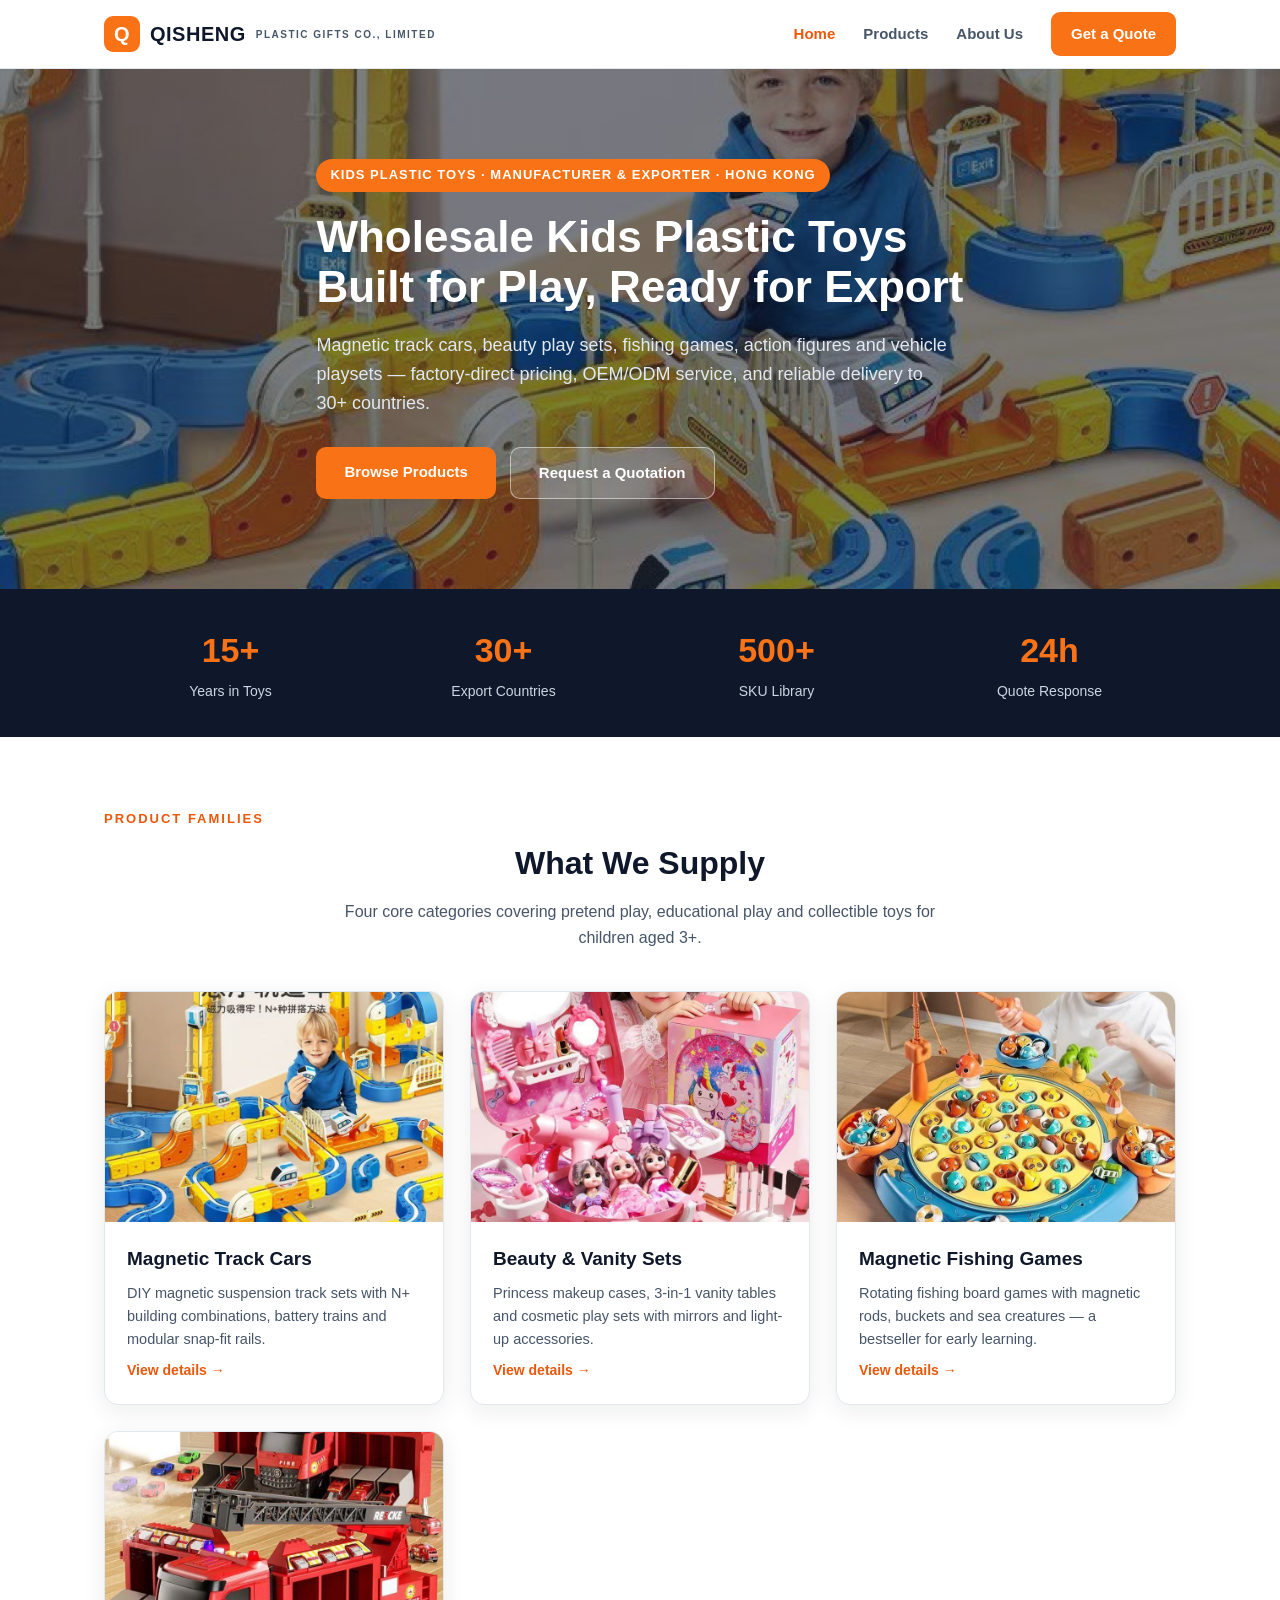
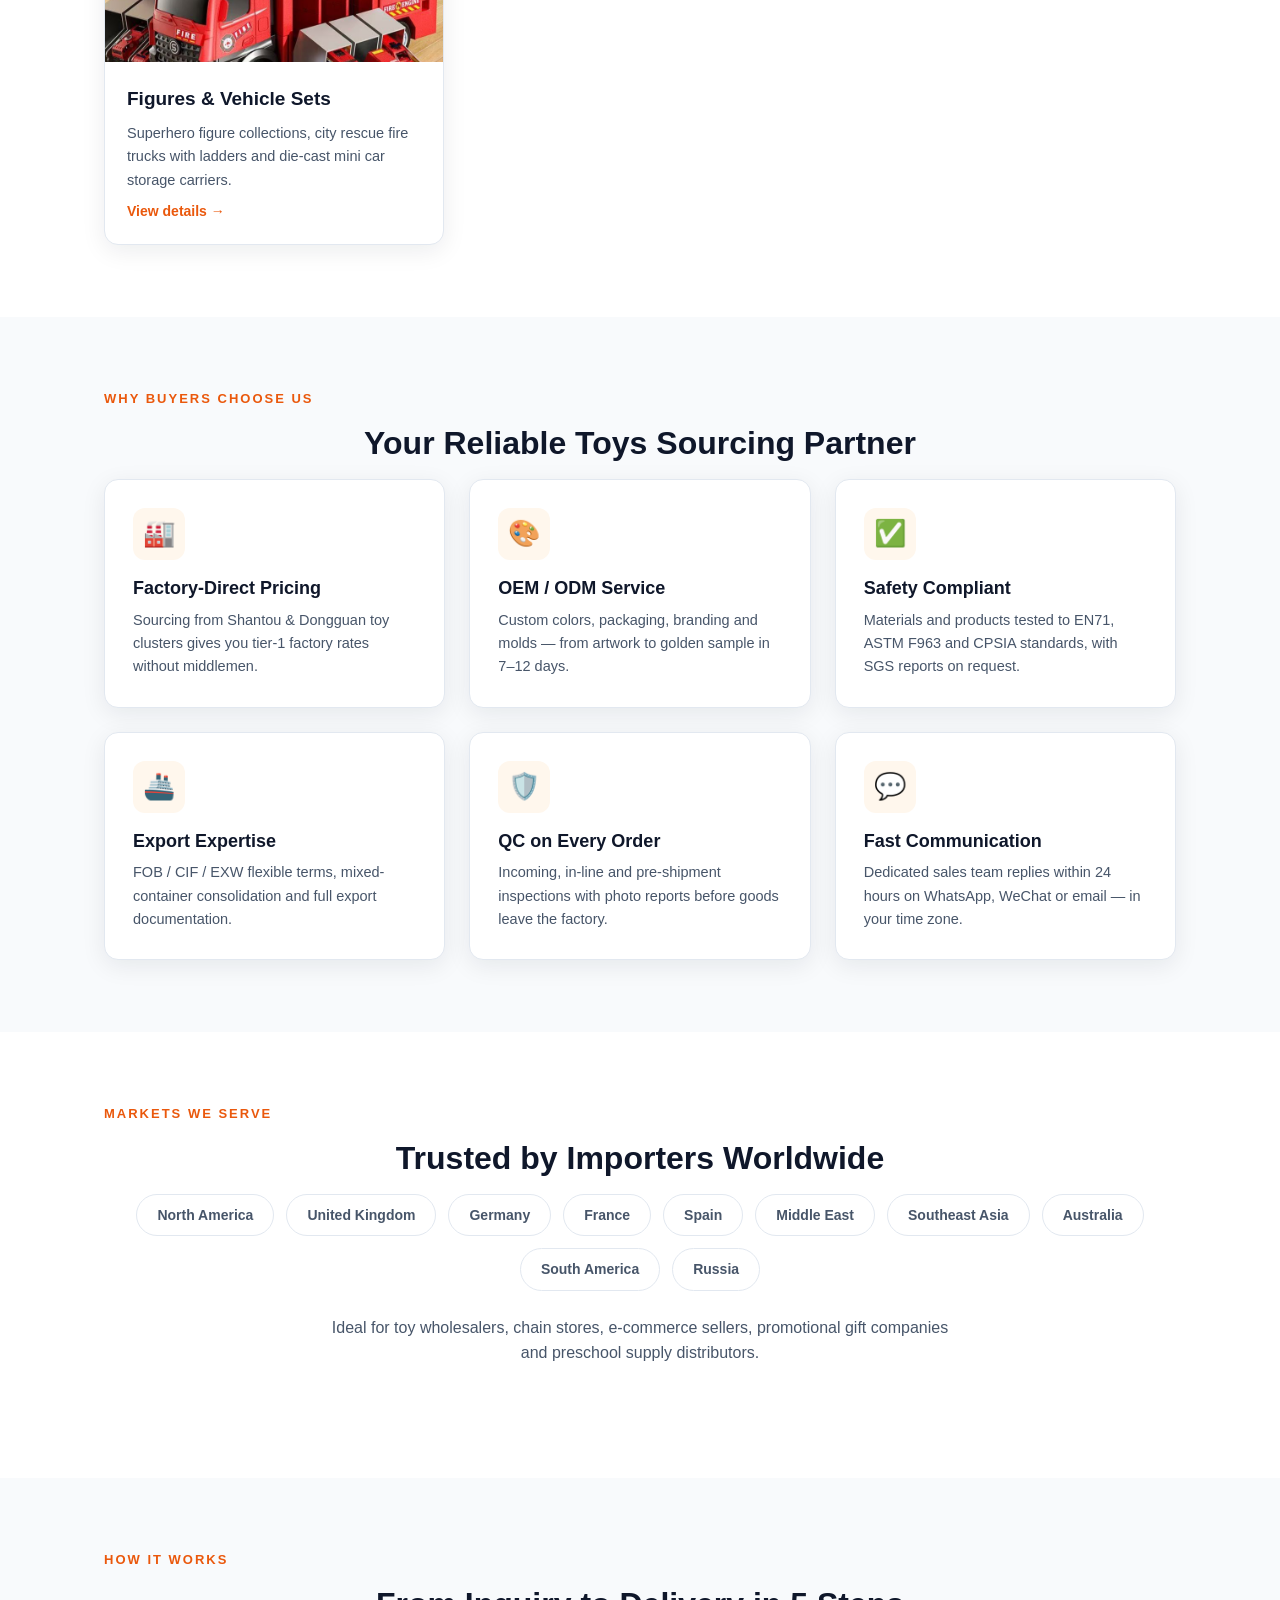
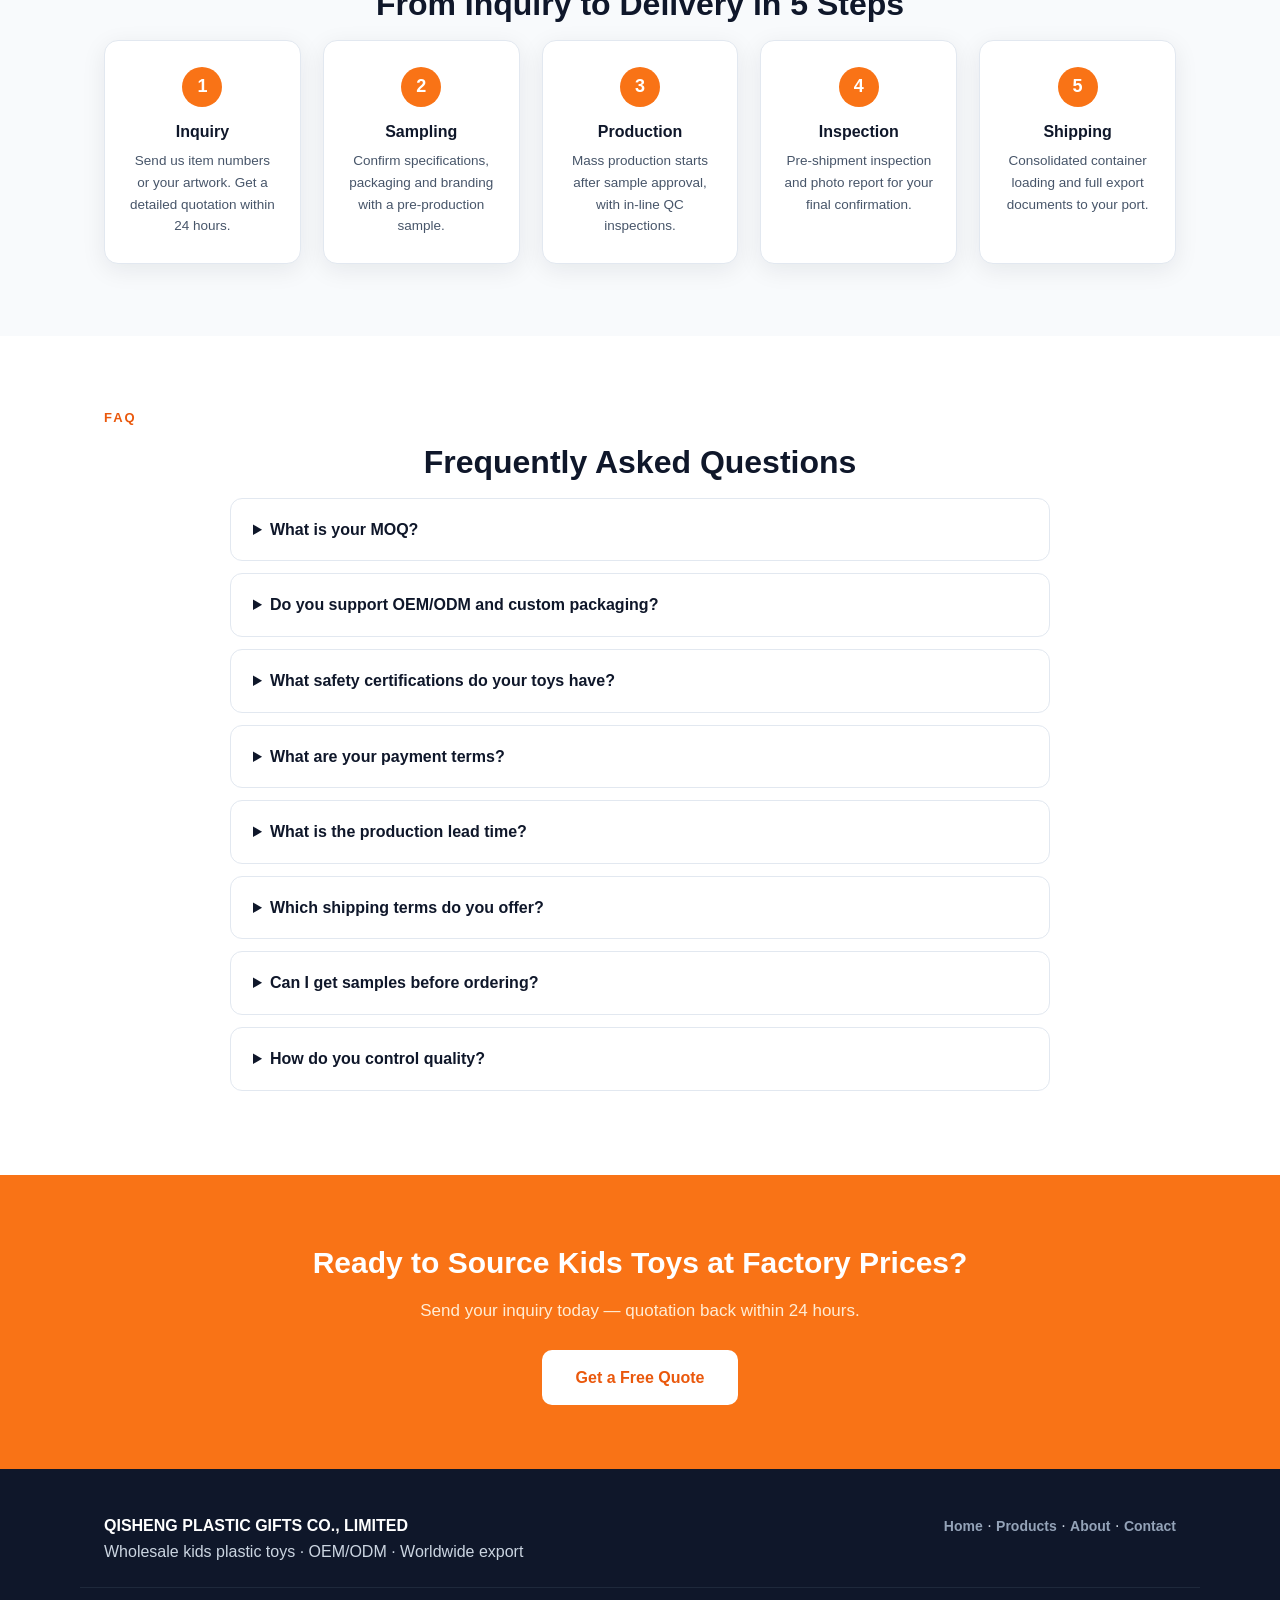
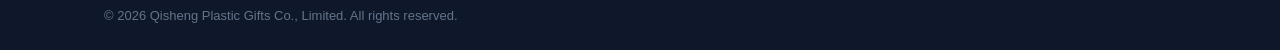
<file: index.html>
<!DOCTYPE html>
<html lang="en">
<head>
<meta charset="UTF-8">
<meta name="viewport" content="width=device-width, initial-scale=1.0">
<title>Kids Plastic Toys Manufacturer | B2B Wholesale &amp; OEM/ODM — Qisheng Plastic Gifts Co., Limited</title>
<meta name="description" content="Hong Kong based manufacturer &amp; exporter of kids plastic toys: magnetic track cars, beauty play sets, magnetic fishing games, action figures and fire truck playsets. OEM/ODM, factory-direct wholesale, worldwide shipping.">
<link rel="icon" href="data:image/svg+xml,%3Csvg xmlns='http://www.w3.org/2000/svg' viewBox='0 0 32 32'%3E%3Crect width='32' height='32' rx='6' fill='%23f97316'/%3E%3Ctext x='16' y='22' font-size='16' font-family='Arial' font-weight='bold' fill='white' text-anchor='middle'%3EQ%3C/text%3E%3C/svg%3E">
<link rel="stylesheet" href="css/style.css">
</head>
<body>

<header class="site-header">
  <div class="container nav-wrap">
    <a href="index.html" class="brand"><span class="brand-mark">Q</span> QISHENG <small>PLASTIC GIFTS CO., LIMITED</small></a>
    <nav class="nav">
      <a href="index.html" class="active">Home</a>
      <a href="products.html">Products</a>
      <a href="about.html">About Us</a>
      <a href="contact.html" class="nav-cta">Get a Quote</a>
    </nav>
  </div>
</header>

<section class="hero" style="background-image:linear-gradient(rgba(15,23,42,.55),rgba(15,23,42,.55)),url('images/magnetic-track.jpg');">
  <div class="container hero-inner">
    <p class="hero-kicker">Kids Plastic Toys · Manufacturer &amp; Exporter · Hong Kong</p>
    <h1>Wholesale Kids Plastic Toys<br>Built for Play, Ready for Export</h1>
    <p class="hero-sub">Magnetic track cars, beauty play sets, fishing games, action figures and vehicle playsets — factory-direct pricing, OEM/ODM service, and reliable delivery to 30+ countries.</p>
    <div class="hero-actions">
      <a href="products.html" class="btn btn-primary">Browse Products</a>
      <a href="contact.html" class="btn btn-ghost">Request a Quotation</a>
    </div>
  </div>
</section>

<section class="stats-bar">
  <div class="container stats-grid">
    <div><strong>15+</strong><span>Years in Toys</span></div>
    <div><strong>30+</strong><span>Export Countries</span></div>
    <div><strong>500+</strong><span>SKU Library</span></div>
    <div><strong>24h</strong><span>Quote Response</span></div>
  </div>
</section>

<section class="section">
  <div class="container">
    <p class="section-kicker">Product Families</p>
    <h2 class="section-title">What We Supply</h2>
    <p class="section-sub">Four core categories covering pretend play, educational play and collectible toys for children aged 3+.</p>
    <div class="card-grid">
      <a class="product-card" href="products.html#magnetic-track">
        <img src="images/magnetic-track.jpg" alt="DIY magnetic track car toy set" loading="lazy">
        <div class="product-card-body">
          <h3>Magnetic Track Cars</h3>
          <p>DIY magnetic suspension track sets with N+ building combinations, battery trains and modular snap-fit rails.</p>
          <span class="link-more">View details →</span>
        </div>
      </a>
      <a class="product-card" href="products.html#beauty-sets">
        <img src="images/vanity-case.jpg" alt="Kids princess vanity beauty play set" loading="lazy">
        <div class="product-card-body">
          <h3>Beauty &amp; Vanity Sets</h3>
          <p>Princess makeup cases, 3-in-1 vanity tables and cosmetic play sets with mirrors and light-up accessories.</p>
          <span class="link-more">View details →</span>
        </div>
      </a>
      <a class="product-card" href="products.html#fishing-game">
        <img src="images/fishing-game.jpg" alt="Magnetic fishing game toy" loading="lazy">
        <div class="product-card-body">
          <h3>Magnetic Fishing Games</h3>
          <p>Rotating fishing board games with magnetic rods, buckets and sea creatures — a bestseller for early learning.</p>
          <span class="link-more">View details →</span>
        </div>
      </a>
      <a class="product-card" href="products.html#figures-vehicles">
        <img src="images/fire-truck.jpg" alt="Hero figure set and fire truck playset" loading="lazy">
        <div class="product-card-body">
          <h3>Figures &amp; Vehicle Sets</h3>
          <p>Superhero figure collections, city rescue fire trucks with ladders and die-cast mini car storage carriers.</p>
          <span class="link-more">View details →</span>
        </div>
      </a>
    </div>
  </div>
</section>

<section class="section section-alt">
  <div class="container">
    <p class="section-kicker">Why Buyers Choose Us</p>
    <h2 class="section-title">Your Reliable Toys Sourcing Partner</h2>
    <div class="feature-grid">
      <div class="feature-card"><div class="feature-icon">🏭</div><h3>Factory-Direct Pricing</h3><p>Sourcing from Shantou &amp; Dongguan toy clusters gives you tier-1 factory rates without middlemen.</p></div>
      <div class="feature-card"><div class="feature-icon">🎨</div><h3>OEM / ODM Service</h3><p>Custom colors, packaging, branding and molds — from artwork to golden sample in 7–12 days.</p></div>
      <div class="feature-card"><div class="feature-icon">✅</div><h3>Safety Compliant</h3><p>Materials and products tested to EN71, ASTM F963 and CPSIA standards, with SGS reports on request.</p></div>
      <div class="feature-card"><div class="feature-icon">🚢</div><h3>Export Expertise</h3><p>FOB / CIF / EXW flexible terms, mixed-container consolidation and full export documentation.</p></div>
      <div class="feature-card"><div class="feature-icon">🛡️</div><h3>QC on Every Order</h3><p>Incoming, in-line and pre-shipment inspections with photo reports before goods leave the factory.</p></div>
      <div class="feature-card"><div class="feature-icon">💬</div><h3>Fast Communication</h3><p>Dedicated sales team replies within 24 hours on WhatsApp, WeChat or email — in your time zone.</p></div>
    </div>
  </div>
</section>

<section class="section">
  <div class="container">
    <p class="section-kicker">Markets We Serve</p>
    <h2 class="section-title">Trusted by Importers Worldwide</h2>
    <div class="chips">
      <span class="chip">North America</span><span class="chip">United Kingdom</span><span class="chip">Germany</span><span class="chip">France</span><span class="chip">Spain</span><span class="chip">Middle East</span><span class="chip">Southeast Asia</span><span class="chip">Australia</span><span class="chip">South America</span><span class="chip">Russia</span>
    </div>
    <p class="section-sub" style="margin-top:24px;">Ideal for toy wholesalers, chain stores, e-commerce sellers, promotional gift companies and preschool supply distributors.</p>
  </div>
</section>

<section class="section section-alt">
  <div class="container">
    <p class="section-kicker">How It Works</p>
    <h2 class="section-title">From Inquiry to Delivery in 5 Steps</h2>
    <div class="steps">
      <div class="step"><span class="step-num">1</span><h3>Inquiry</h3><p>Send us item numbers or your artwork. Get a detailed quotation within 24 hours.</p></div>
      <div class="step"><span class="step-num">2</span><h3>Sampling</h3><p>Confirm specifications, packaging and branding with a pre-production sample.</p></div>
      <div class="step"><span class="step-num">3</span><h3>Production</h3><p>Mass production starts after sample approval, with in-line QC inspections.</p></div>
      <div class="step"><span class="step-num">4</span><h3>Inspection</h3><p>Pre-shipment inspection and photo report for your final confirmation.</p></div>
      <div class="step"><span class="step-num">5</span><h3>Shipping</h3><p>Consolidated container loading and full export documents to your port.</p></div>
    </div>
  </div>
</section>

<section class="section">
  <div class="container">
    <p class="section-kicker">FAQ</p>
    <h2 class="section-title">Frequently Asked Questions</h2>
    <div class="faq">
      <details><summary>What is your MOQ?</summary><p>Standard MOQ is 3–10 cartons per item depending on the product line. Trial orders and mixed-container loading are welcome — contact us for a flexible MOQ arrangement.</p></details>
      <details><summary>Do you support OEM/ODM and custom packaging?</summary><p>Yes. We offer custom colors, logos, color boxes and full ODM development including new molds. Send us your design or idea and we will quote within 24 hours.</p></details>
      <details><summary>What safety certifications do your toys have?</summary><p>Our products are made with compliant materials and can be tested to EN71 (EU), ASTM F963 (US) and CPSIA requirements. Test reports from SGS/Intertek are available per order.</p></details>
      <details><summary>What are your payment terms?</summary><p>T/T: 30% deposit before production, balance against B/L copy. L/C at sight is accepted for orders above USD 50,000. Trade assurance orders are welcome.</p></details>
      <details><summary>What is the production lead time?</summary><p>Typically 25–35 days after sample approval and deposit, depending on order quantity and season. Peak season (Aug–Nov) may add 5–10 days.</p></details>
      <details><summary>Which shipping terms do you offer?</summary><p>FOB Shenzhen / Shantou, CIF, EXW and DDP by sea or air. We consolidate mixed items into full containers and handle all export documentation.</p></details>
      <details><summary>Can I get samples before ordering?</summary><p>Yes. Existing samples are free of charge; you only cover the courier fee. Custom samples are quoted based on tooling requirements.</p></details>
      <details><summary>How do you control quality?</summary><p>Three-stage QC: incoming material inspection, in-line production checks and 100% pre-shipment inspection with an AQL photo report sent before shipment.</p></details>
    </div>
  </div>
</section>

<section class="cta-band">
  <div class="container cta-inner">
    <h2>Ready to Source Kids Toys at Factory Prices?</h2>
    <p>Send your inquiry today — quotation back within 24 hours.</p>
    <a href="contact.html" class="btn btn-primary btn-lg">Get a Free Quote</a>
  </div>
</section>

<footer class="site-footer">
  <div class="container footer-wrap">
    <div>
      <strong>QISHENG PLASTIC GIFTS CO., LIMITED</strong>
      <p>Wholesale kids plastic toys · OEM/ODM · Worldwide export</p>
    </div>
    <div class="footer-links">
      <a href="index.html">Home</a> · <a href="products.html">Products</a> · <a href="about.html">About</a> · <a href="contact.html">Contact</a>
    </div>
  </div>
  <div class="container copyright">© 2026 Qisheng Plastic Gifts Co., Limited. All rights reserved.</div>
</footer>

<script src="js/main.js"></script>
</body>
</html>
</file>
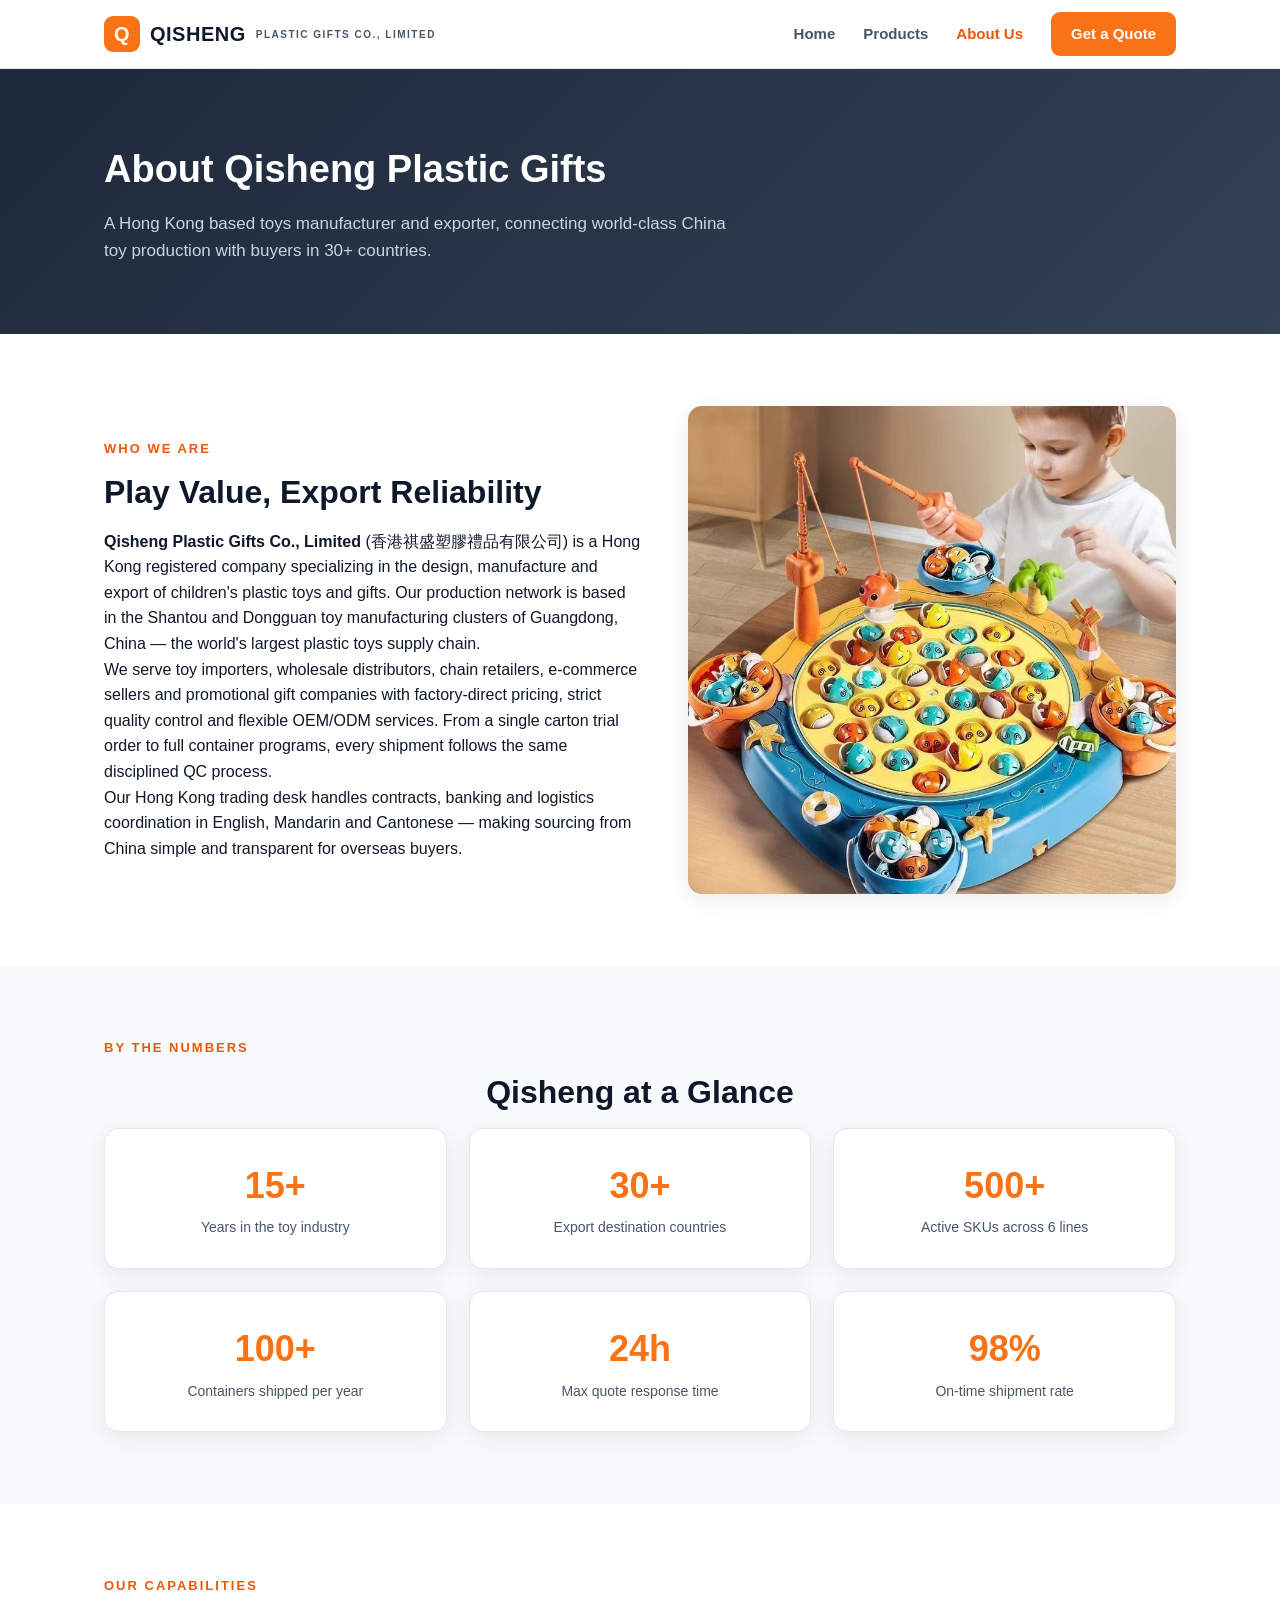
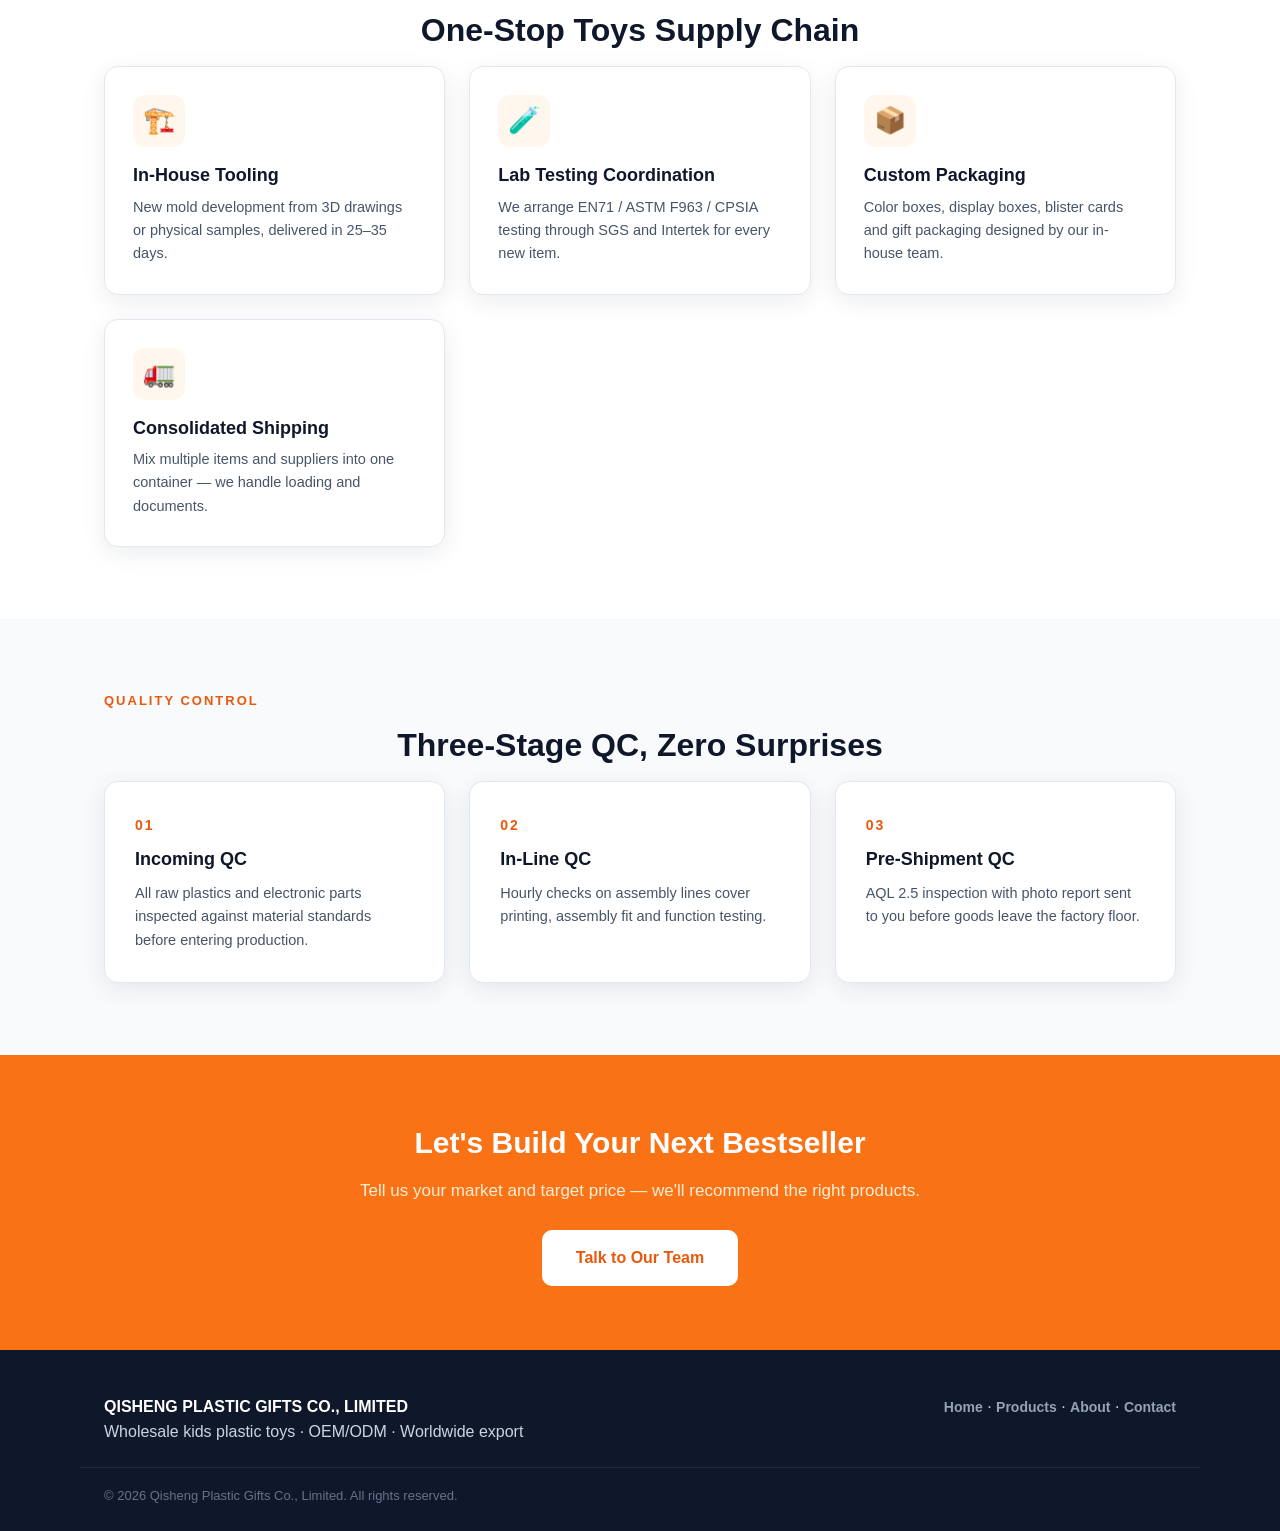
<file: about.html>
<!DOCTYPE html>
<html lang="en">
<head>
<meta charset="UTF-8">
<meta name="viewport" content="width=device-width, initial-scale=1.0">
<title>About Us | Qisheng Plastic Gifts Co., Limited — Kids Toys Manufacturer &amp; Exporter</title>
<meta name="description" content="Qisheng Plastic Gifts Co., Limited is a Hong Kong based kids plastic toys manufacturer and exporter supplying magnetic track cars, beauty play sets, fishing games, figures and vehicle sets to 30+ countries with OEM/ODM service.">
<link rel="icon" href="data:image/svg+xml,%3Csvg xmlns='http://www.w3.org/2000/svg' viewBox='0 0 32 32'%3E%3Crect width='32' height='32' rx='6' fill='%23f97316'/%3E%3Ctext x='16' y='22' font-size='16' font-family='Arial' font-weight='bold' fill='white' text-anchor='middle'%3EQ%3C/text%3E%3C/svg%3E">
<link rel="stylesheet" href="css/style.css">
</head>
<body>

<header class="site-header">
  <div class="container nav-wrap">
    <a href="index.html" class="brand"><span class="brand-mark">Q</span> QISHENG <small>PLASTIC GIFTS CO., LIMITED</small></a>
    <nav class="nav">
      <a href="index.html">Home</a>
      <a href="products.html">Products</a>
      <a href="about.html" class="active">About Us</a>
      <a href="contact.html" class="nav-cta">Get a Quote</a>
    </nav>
  </div>
</header>

<section class="page-hero">
  <div class="container">
    <h1>About Qisheng Plastic Gifts</h1>
    <p>A Hong Kong based toys manufacturer and exporter, connecting world-class China toy production with buyers in 30+ countries.</p>
  </div>
</section>

<section class="section">
  <div class="container split">
    <div>
      <p class="section-kicker">Who We Are</p>
      <h2 class="section-title" style="text-align:left;">Play Value, Export Reliability</h2>
      <p><strong>Qisheng Plastic Gifts Co., Limited</strong> (香港祺盛塑膠禮品有限公司) is a Hong Kong registered company specializing in the design, manufacture and export of children's plastic toys and gifts. Our production network is based in the Shantou and Dongguan toy manufacturing clusters of Guangdong, China — the world's largest plastic toys supply chain.</p>
      <p>We serve toy importers, wholesale distributors, chain retailers, e-commerce sellers and promotional gift companies with factory-direct pricing, strict quality control and flexible OEM/ODM services. From a single carton trial order to full container programs, every shipment follows the same disciplined QC process.</p>
      <p>Our Hong Kong trading desk handles contracts, banking and logistics coordination in English, Mandarin and Cantonese — making sourcing from China simple and transparent for overseas buyers.</p>
    </div>
    <img class="split-img" src="images/fishing-game.jpg" alt="Magnetic fishing game produced by Qisheng" loading="lazy">
  </div>
</section>

<section class="section section-alt">
  <div class="container">
    <p class="section-kicker">By the Numbers</p>
    <h2 class="section-title">Qisheng at a Glance</h2>
    <div class="num-grid">
      <div class="num-card"><strong>15+</strong><span>Years in the toy industry</span></div>
      <div class="num-card"><strong>30+</strong><span>Export destination countries</span></div>
      <div class="num-card"><strong>500+</strong><span>Active SKUs across 6 lines</span></div>
      <div class="num-card"><strong>100+</strong><span>Containers shipped per year</span></div>
      <div class="num-card"><strong>24h</strong><span>Max quote response time</span></div>
      <div class="num-card"><strong>98%</strong><span>On-time shipment rate</span></div>
    </div>
  </div>
</section>

<section class="section">
  <div class="container">
    <p class="section-kicker">Our Capabilities</p>
    <h2 class="section-title">One-Stop Toys Supply Chain</h2>
    <div class="feature-grid">
      <div class="feature-card"><div class="feature-icon">🏗️</div><h3>In-House Tooling</h3><p>New mold development from 3D drawings or physical samples, delivered in 25–35 days.</p></div>
      <div class="feature-card"><div class="feature-icon">🧪</div><h3>Lab Testing Coordination</h3><p>We arrange EN71 / ASTM F963 / CPSIA testing through SGS and Intertek for every new item.</p></div>
      <div class="feature-card"><div class="feature-icon">📦</div><h3>Custom Packaging</h3><p>Color boxes, display boxes, blister cards and gift packaging designed by our in-house team.</p></div>
      <div class="feature-card"><div class="feature-icon">🚛</div><h3>Consolidated Shipping</h3><p>Mix multiple items and suppliers into one container — we handle loading and documents.</p></div>
    </div>
  </div>
</section>

<section class="section section-alt">
  <div class="container">
    <p class="section-kicker">Quality Control</p>
    <h2 class="section-title">Three-Stage QC, Zero Surprises</h2>
    <div class="qc-grid">
      <div class="qc-card"><span class="qc-num">01</span><h3>Incoming QC</h3><p>All raw plastics and electronic parts inspected against material standards before entering production.</p></div>
      <div class="qc-card"><span class="qc-num">02</span><h3>In-Line QC</h3><p>Hourly checks on assembly lines cover printing, assembly fit and function testing.</p></div>
      <div class="qc-card"><span class="qc-num">03</span><h3>Pre-Shipment QC</h3><p>AQL 2.5 inspection with photo report sent to you before goods leave the factory floor.</p></div>
    </div>
  </div>
</section>

<section class="cta-band">
  <div class="container cta-inner">
    <h2>Let's Build Your Next Bestseller</h2>
    <p>Tell us your market and target price — we'll recommend the right products.</p>
    <a href="contact.html" class="btn btn-primary btn-lg">Talk to Our Team</a>
  </div>
</section>

<footer class="site-footer">
  <div class="container footer-wrap">
    <div>
      <strong>QISHENG PLASTIC GIFTS CO., LIMITED</strong>
      <p>Wholesale kids plastic toys · OEM/ODM · Worldwide export</p>
    </div>
    <div class="footer-links">
      <a href="index.html">Home</a> · <a href="products.html">Products</a> · <a href="about.html">About</a> · <a href="contact.html">Contact</a>
    </div>
  </div>
  <div class="container copyright">© 2026 Qisheng Plastic Gifts Co., Limited. All rights reserved.</div>
</footer>

<script src="js/main.js"></script>
</body>
</html>
</file>
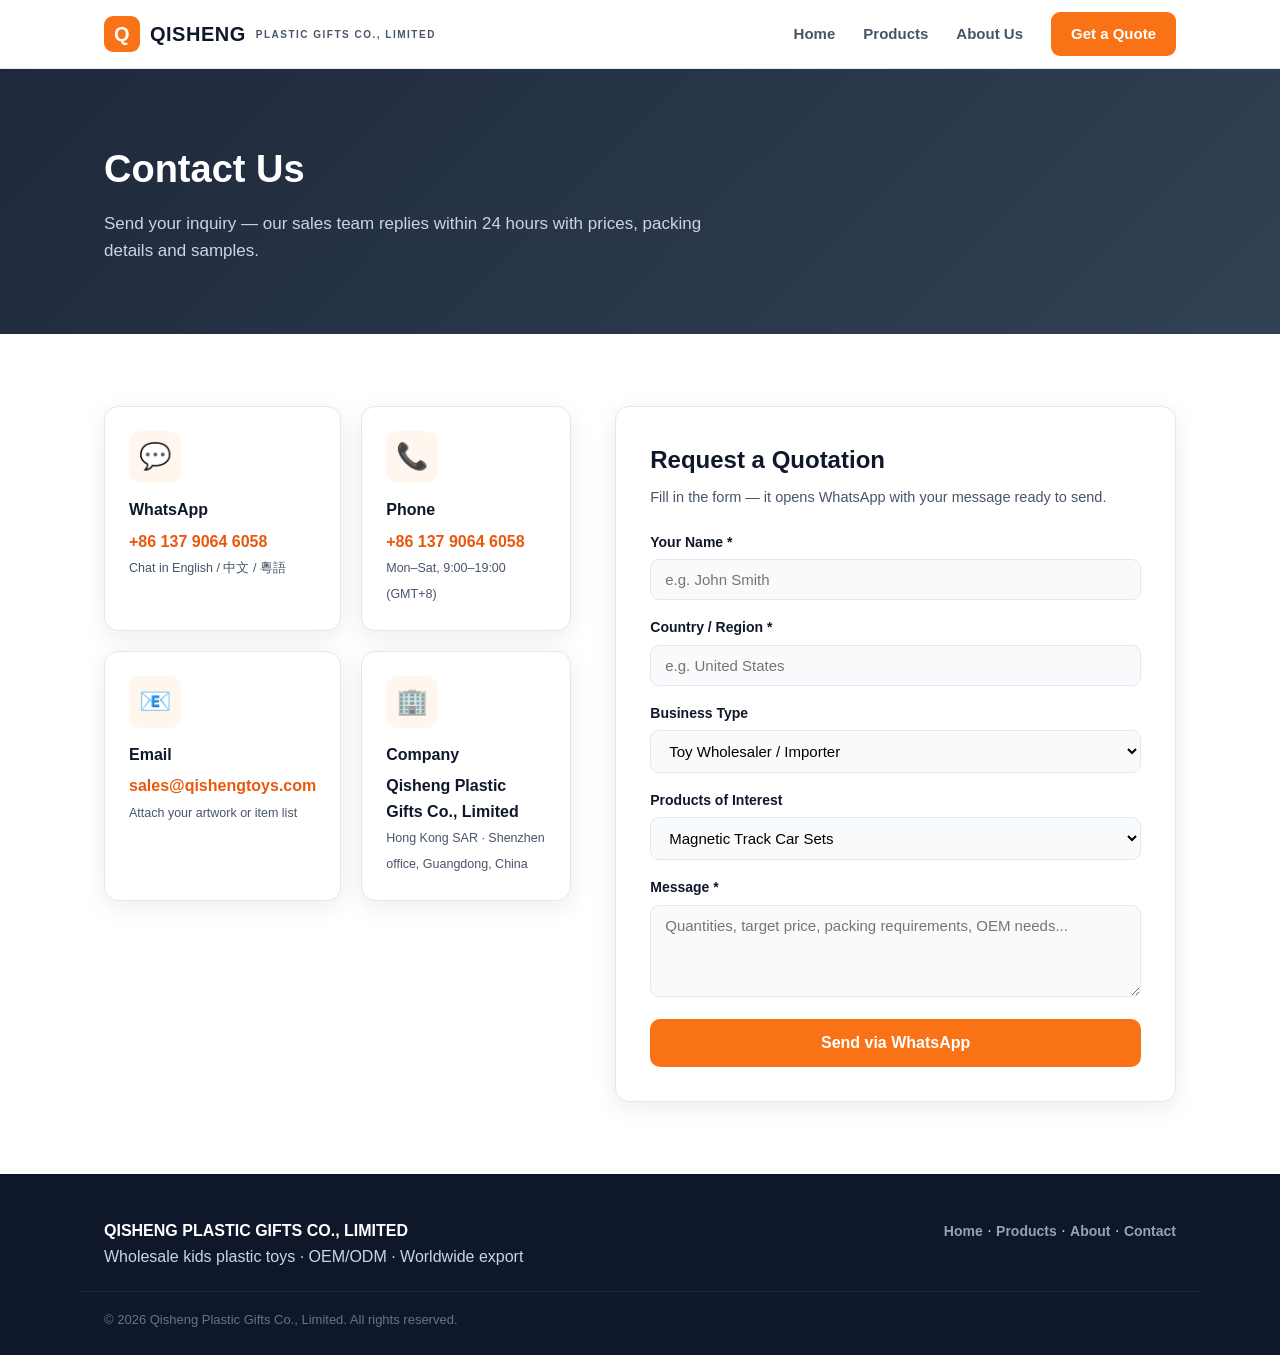
<file: contact.html>
<!DOCTYPE html>
<html lang="en">
<head>
<meta charset="UTF-8">
<meta name="viewport" content="width=device-width, initial-scale=1.0">
<title>Contact Us | Get Wholesale Quote — Qisheng Plastic Gifts Co., Limited</title>
<meta name="description" content="Contact Qisheng Plastic Gifts Co., Limited for wholesale kids toys quotations, OEM/ODM projects and catalog requests. Reply within 24 hours via WhatsApp, phone or email.">
<link rel="icon" href="data:image/svg+xml,%3Csvg xmlns='http://www.w3.org/2000/svg' viewBox='0 0 32 32'%3E%3Crect width='32' height='32' rx='6' fill='%23f97316'/%3E%3Ctext x='16' y='22' font-size='16' font-family='Arial' font-weight='bold' fill='white' text-anchor='middle'%3EQ%3C/text%3E%3C/svg%3E">
<link rel="stylesheet" href="css/style.css">
</head>
<body>

<header class="site-header">
  <div class="container nav-wrap">
    <a href="index.html" class="brand"><span class="brand-mark">Q</span> QISHENG <small>PLASTIC GIFTS CO., LIMITED</small></a>
    <nav class="nav">
      <a href="index.html">Home</a>
      <a href="products.html">Products</a>
      <a href="about.html">About Us</a>
      <a href="contact.html" class="nav-cta">Get a Quote</a>
    </nav>
  </div>
</header>

<section class="page-hero">
  <div class="container">
    <h1>Contact Us</h1>
    <p>Send your inquiry — our sales team replies within 24 hours with prices, packing details and samples.</p>
  </div>
</section>

<section class="section">
  <div class="container contact-grid">
    <div class="contact-cards">
      <div class="contact-card">
        <div class="feature-icon">💬</div>
        <h3>WhatsApp</h3>
        <p><a href="https://wa.me/8613790646058" target="_blank" rel="noopener">+86 137 9064 6058</a></p>
        <small>Chat in English / 中文 / 粵語</small>
      </div>
      <div class="contact-card">
        <div class="feature-icon">📞</div>
        <h3>Phone</h3>
        <p><a href="tel:+8613790646058">+86 137 9064 6058</a></p>
        <small>Mon–Sat, 9:00–19:00 (GMT+8)</small>
      </div>
      <div class="contact-card">
        <div class="feature-icon">📧</div>
        <h3>Email</h3>
        <p><a href="mailto:sales@qishengtoys.com">sales@qishengtoys.com</a></p>
        <small>Attach your artwork or item list</small>
      </div>
      <div class="contact-card">
        <div class="feature-icon">🏢</div>
        <h3>Company</h3>
        <p>Qisheng Plastic Gifts Co., Limited</p>
        <small>Hong Kong SAR · Shenzhen office, Guangdong, China</small>
      </div>
    </div>

    <div class="contact-form-wrap">
      <h2>Request a Quotation</h2>
      <p>Fill in the form — it opens WhatsApp with your message ready to send.</p>
      <form id="inquiry-form" class="contact-form">
        <label>Your Name *
          <input type="text" name="name" required placeholder="e.g. John Smith">
        </label>
        <label>Country / Region *
          <input type="text" name="country" required placeholder="e.g. United States">
        </label>
        <label>Business Type
          <select name="type">
            <option>Toy Wholesaler / Importer</option>
            <option>Retail Chain / Store</option>
            <option>E-commerce Seller</option>
            <option>Promotional Gifts Company</option>
            <option>Other</option>
          </select>
        </label>
        <label>Products of Interest
          <select name="product">
            <option>Magnetic Track Car Sets</option>
            <option>Beauty &amp; Vanity Play Sets</option>
            <option>Magnetic Fishing Games</option>
            <option>Superhero Figure Sets</option>
            <option>Fire Truck / Vehicle Sets</option>
            <option>Full Catalog / Multiple Items</option>
          </select>
        </label>
        <label>Message *
          <textarea name="message" rows="4" required placeholder="Quantities, target price, packing requirements, OEM needs..."></textarea>
        </label>
        <button type="submit" class="btn btn-primary btn-lg">Send via WhatsApp</button>
      </form>
    </div>
  </div>
</section>

<footer class="site-footer">
  <div class="container footer-wrap">
    <div>
      <strong>QISHENG PLASTIC GIFTS CO., LIMITED</strong>
      <p>Wholesale kids plastic toys · OEM/ODM · Worldwide export</p>
    </div>
    <div class="footer-links">
      <a href="index.html">Home</a> · <a href="products.html">Products</a> · <a href="about.html">About</a> · <a href="contact.html">Contact</a>
    </div>
  </div>
  <div class="container copyright">© 2026 Qisheng Plastic Gifts Co., Limited. All rights reserved.</div>
</footer>

<script src="js/main.js"></script>
</body>
</html>
</file>
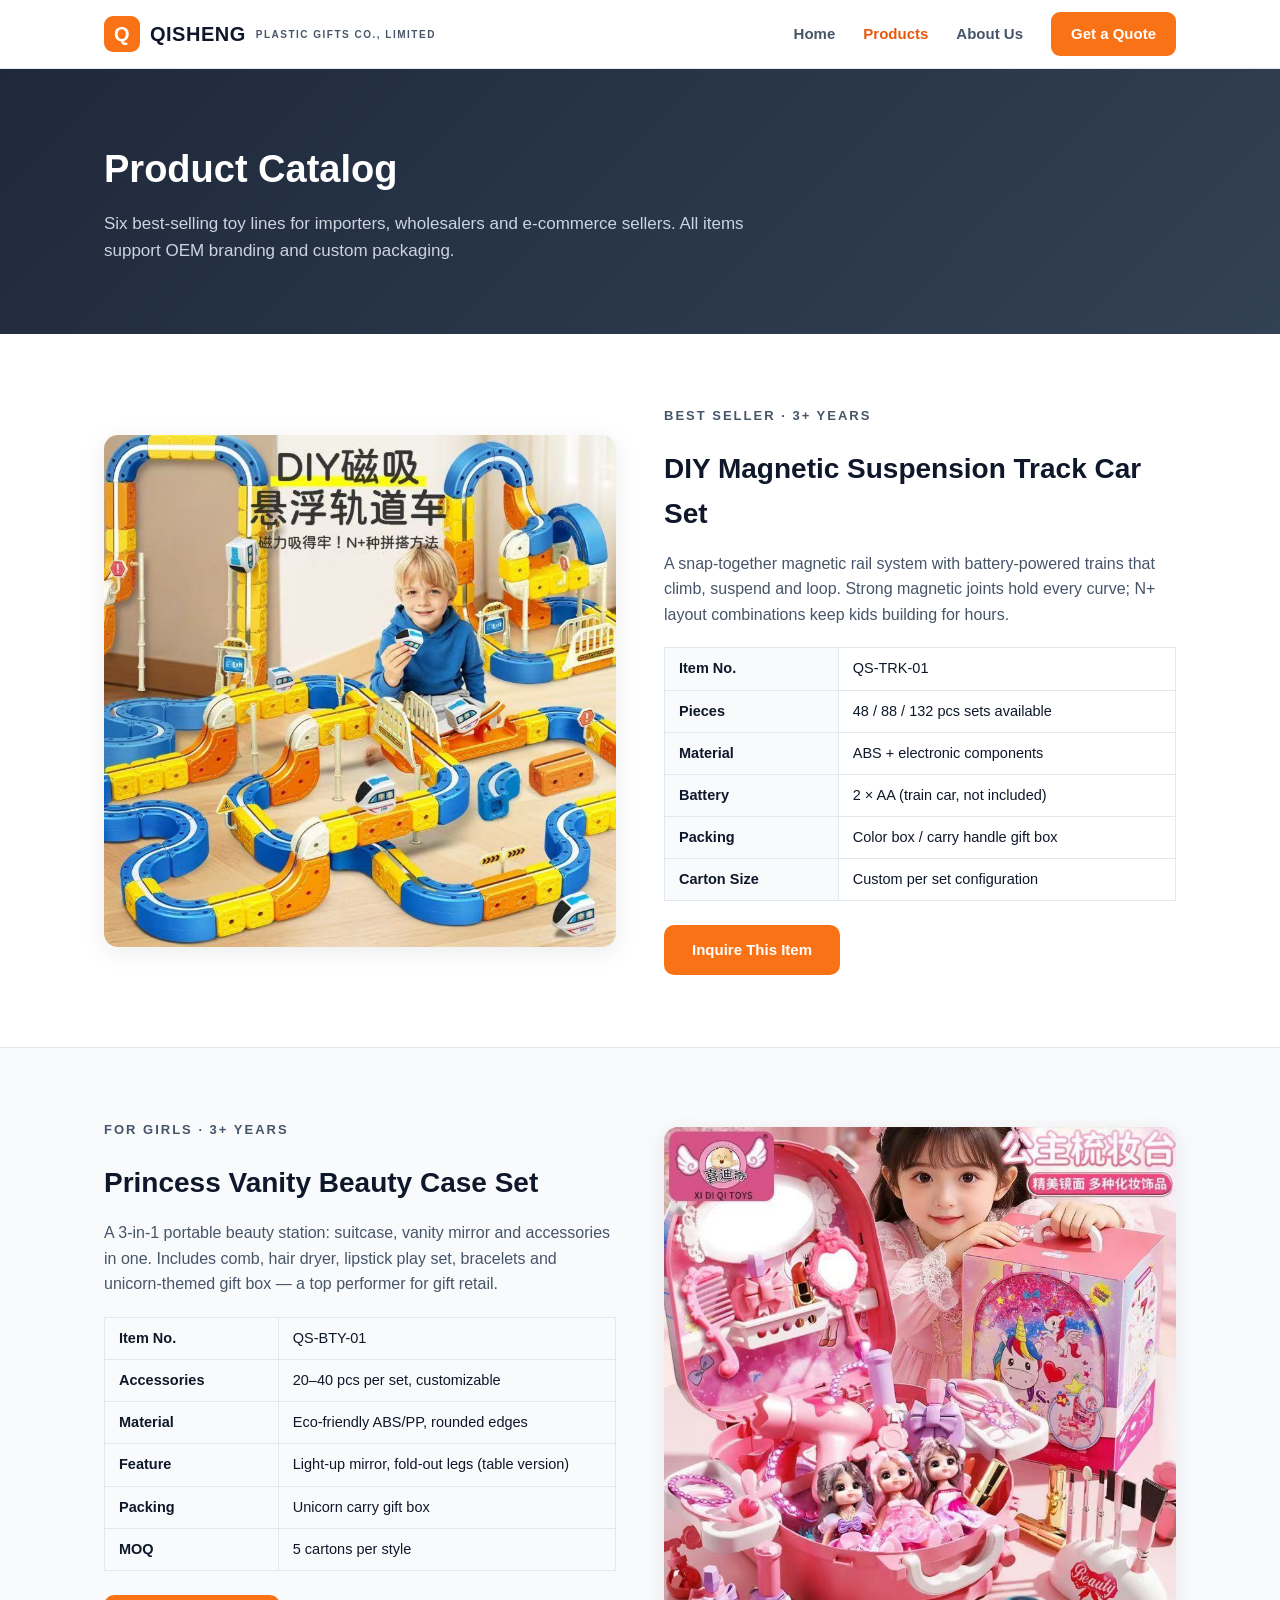
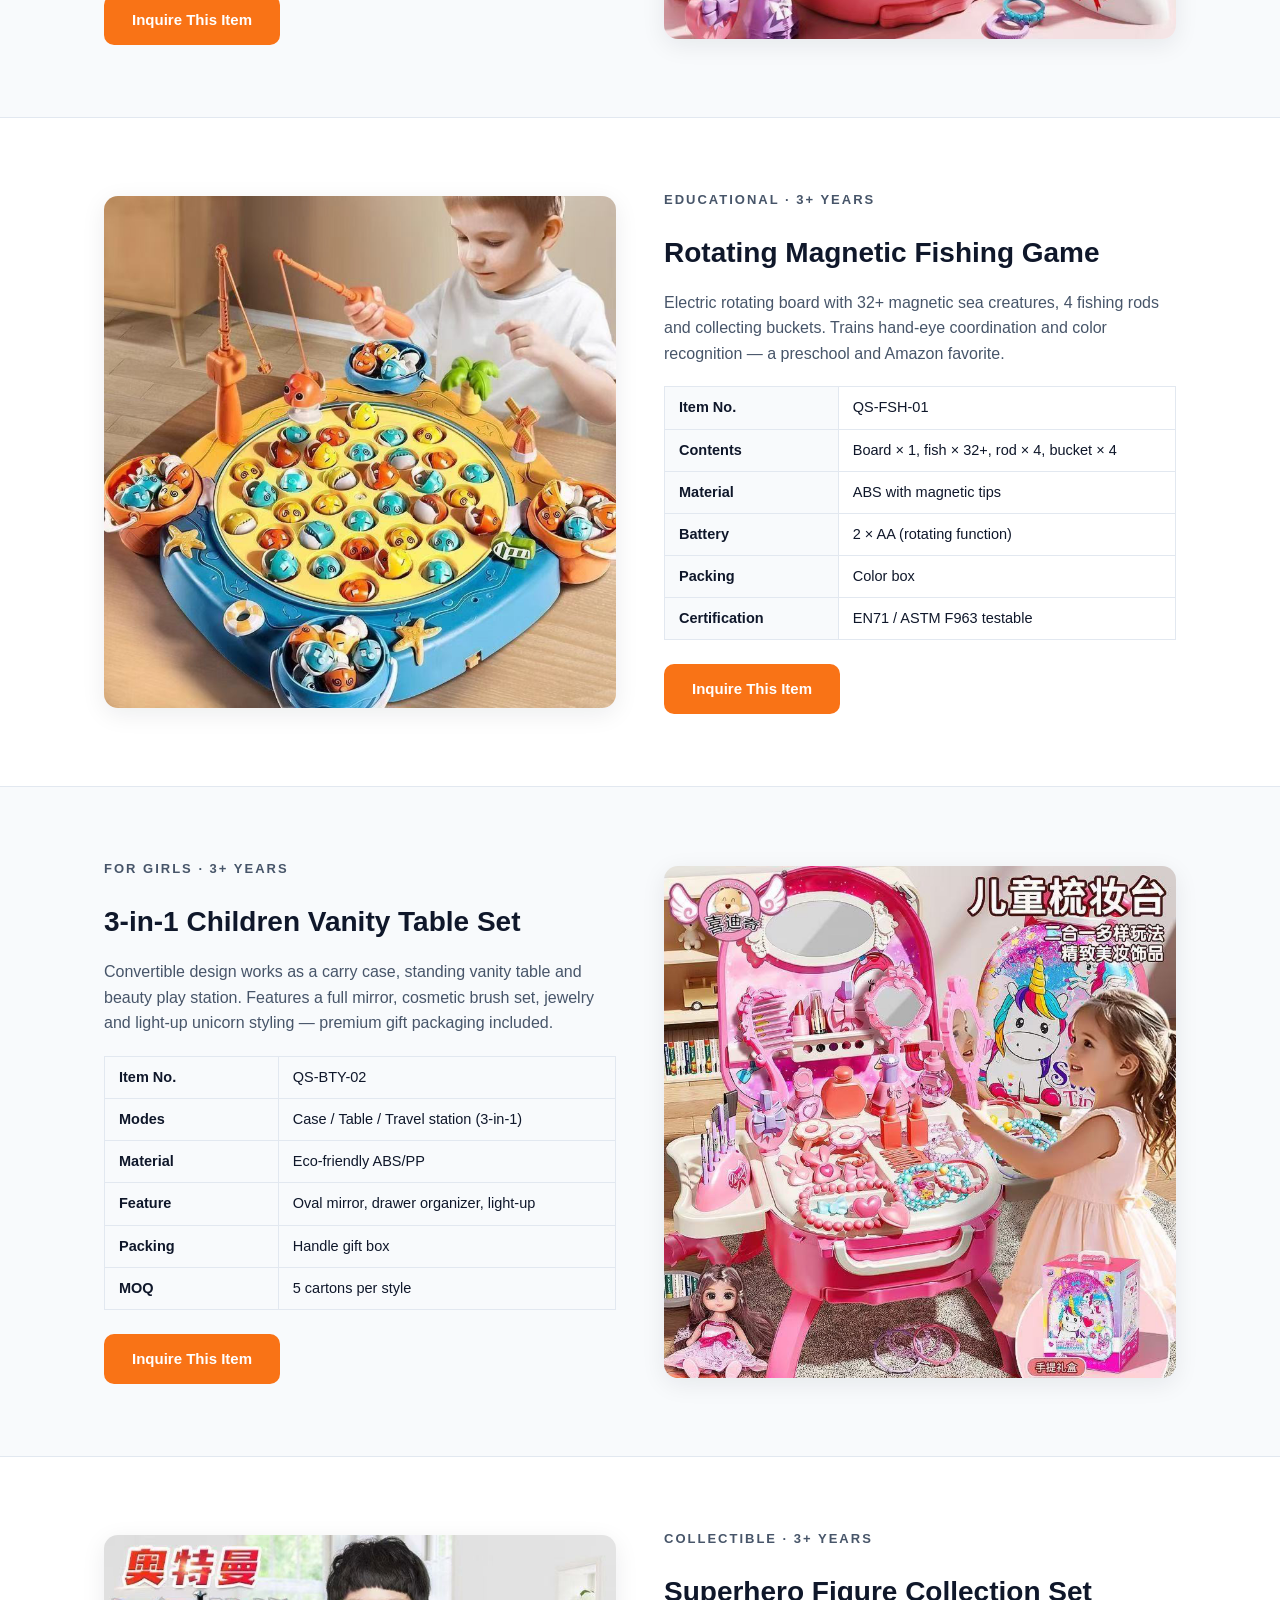
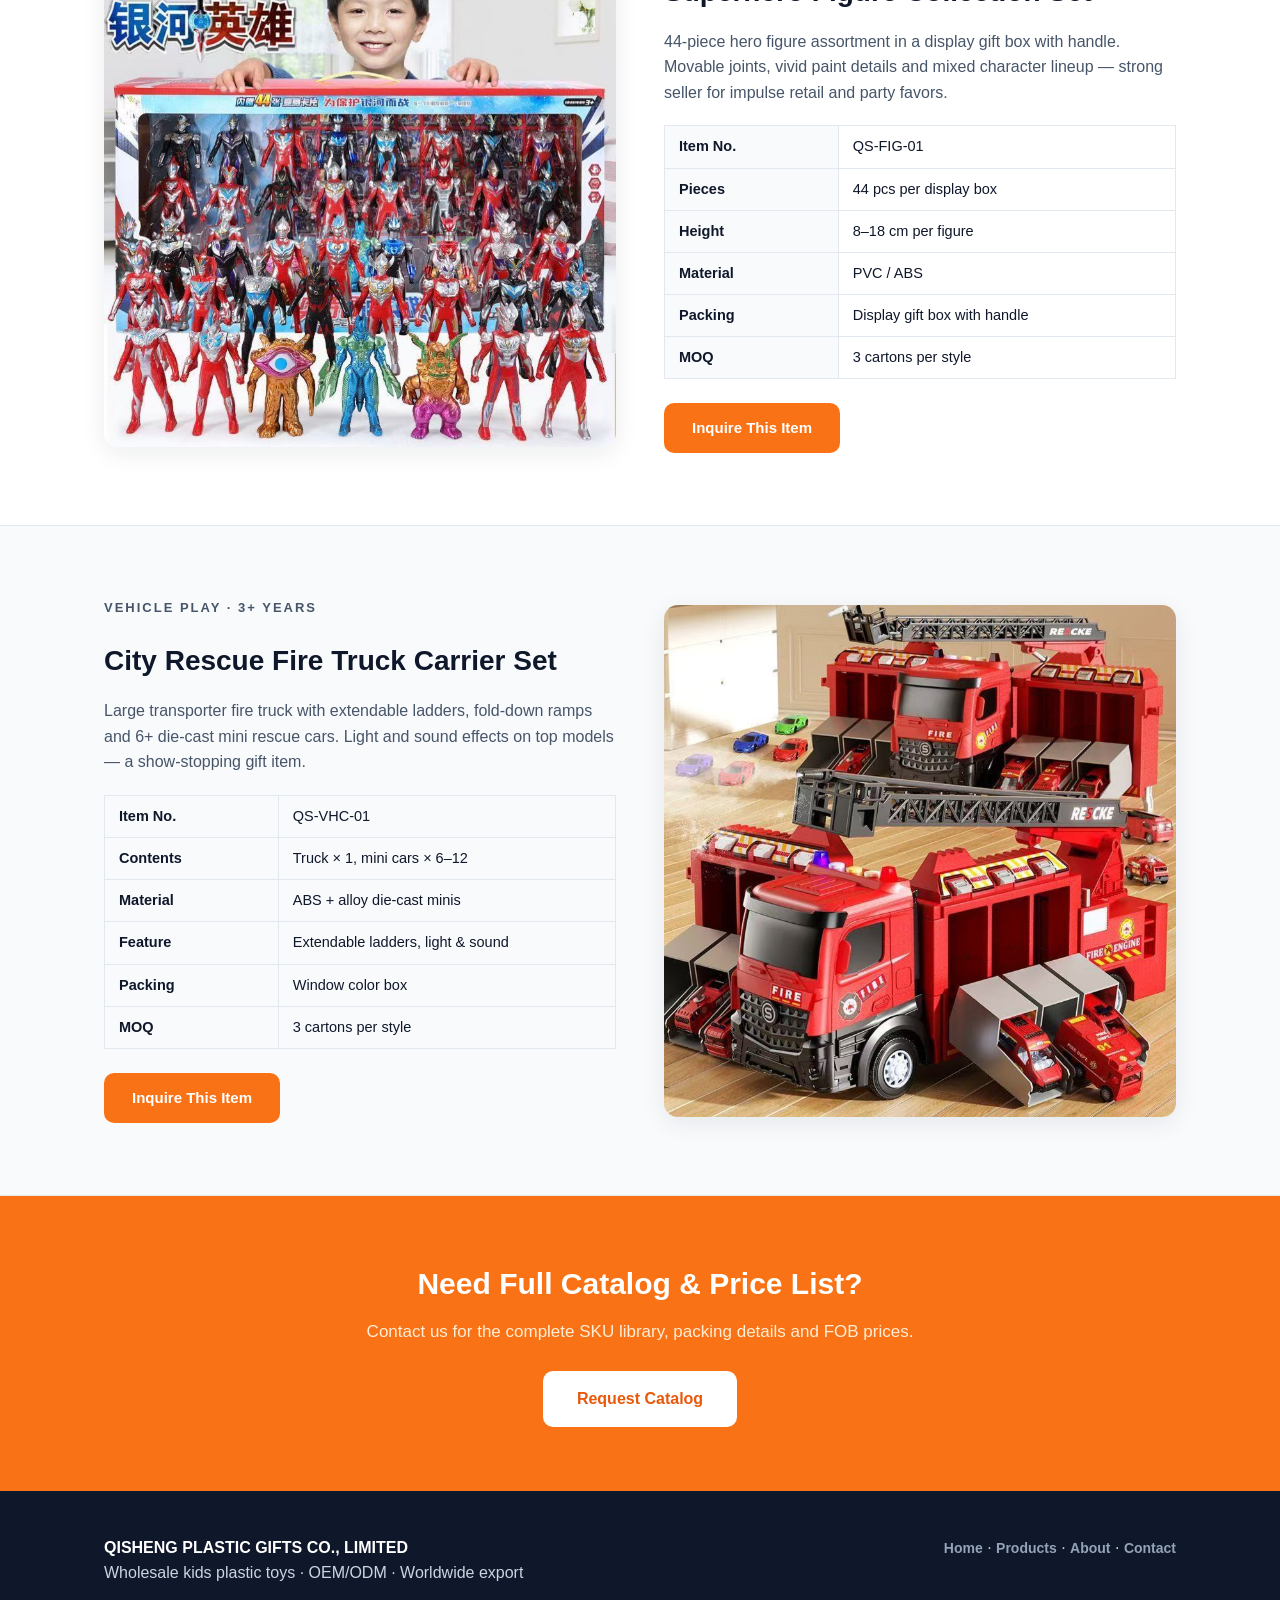
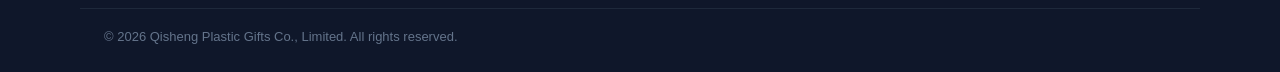
<file: products.html>
<!DOCTYPE html>
<html lang="en">
<head>
<meta charset="UTF-8">
<meta name="viewport" content="width=device-width, initial-scale=1.0">
<title>Products | Kids Plastic Toys Wholesale — Magnetic Track Cars, Beauty Sets, Fishing Games — Qisheng</title>
<meta name="description" content="Wholesale product catalog: DIY magnetic track car sets, princess vanity beauty play sets, magnetic fishing games, superhero figure sets and fire truck playsets. OEM/ODM available, factory-direct B2B pricing.">
<link rel="icon" href="data:image/svg+xml,%3Csvg xmlns='http://www.w3.org/2000/svg' viewBox='0 0 32 32'%3E%3Crect width='32' height='32' rx='6' fill='%23f97316'/%3E%3Ctext x='16' y='22' font-size='16' font-family='Arial' font-weight='bold' fill='white' text-anchor='middle'%3EQ%3C/text%3E%3C/svg%3E">
<link rel="stylesheet" href="css/style.css">
</head>
<body>

<header class="site-header">
  <div class="container nav-wrap">
    <a href="index.html" class="brand"><span class="brand-mark">Q</span> QISHENG <small>PLASTIC GIFTS CO., LIMITED</small></a>
    <nav class="nav">
      <a href="index.html">Home</a>
      <a href="products.html" class="active">Products</a>
      <a href="about.html">About Us</a>
      <a href="contact.html" class="nav-cta">Get a Quote</a>
    </nav>
  </div>
</header>

<section class="page-hero">
  <div class="container">
    <h1>Product Catalog</h1>
    <p>Six best-selling toy lines for importers, wholesalers and e-commerce sellers. All items support OEM branding and custom packaging.</p>
  </div>
</section>

<!-- ============ Magnetic Track Car ============ -->
<section class="section product-section" id="magnetic-track">
  <div class="container product-split">
    <img src="images/magnetic-track.jpg" alt="DIY magnetic suspension track car toy set">
    <div class="product-info">
      <p class="section-kicker">Best Seller · 3+ Years</p>
      <h2>DIY Magnetic Suspension Track Car Set</h2>
      <p>A snap-together magnetic rail system with battery-powered trains that climb, suspend and loop. Strong magnetic joints hold every curve; N+ layout combinations keep kids building for hours.</p>
      <table class="spec">
        <tr><th>Item No.</th><td>QS-TRK-01</td></tr>
        <tr><th>Pieces</th><td>48 / 88 / 132 pcs sets available</td></tr>
        <tr><th>Material</th><td>ABS + electronic components</td></tr>
        <tr><th>Battery</th><td>2 × AA (train car, not included)</td></tr>
        <tr><th>Packing</th><td>Color box / carry handle gift box</td></tr>
        <tr><th>Carton Size</th><td>Custom per set configuration</td></tr>
      </table>
      <a href="contact.html" class="btn btn-primary">Inquire This Item</a>
    </div>
  </div>
</section>

<!-- ============ Beauty Case ============ -->
<section class="section section-alt product-section" id="beauty-sets">
  <div class="container product-split reverse">
    <img src="images/vanity-case.jpg" alt="Kids princess vanity beauty play set with case">
    <div class="product-info">
      <p class="section-kicker">For Girls · 3+ Years</p>
      <h2>Princess Vanity Beauty Case Set</h2>
      <p>A 3-in-1 portable beauty station: suitcase, vanity mirror and accessories in one. Includes comb, hair dryer, lipstick play set, bracelets and unicorn-themed gift box — a top performer for gift retail.</p>
      <table class="spec">
        <tr><th>Item No.</th><td>QS-BTY-01</td></tr>
        <tr><th>Accessories</th><td>20–40 pcs per set, customizable</td></tr>
        <tr><th>Material</th><td>Eco-friendly ABS/PP, rounded edges</td></tr>
        <tr><th>Feature</th><td>Light-up mirror, fold-out legs (table version)</td></tr>
        <tr><th>Packing</th><td>Unicorn carry gift box</td></tr>
        <tr><th>MOQ</th><td>5 cartons per style</td></tr>
      </table>
      <a href="contact.html" class="btn btn-primary">Inquire This Item</a>
    </div>
  </div>
</section>

<!-- ============ Fishing Game ============ -->
<section class="section product-section" id="fishing-game">
  <div class="container product-split">
    <img src="images/fishing-game.jpg" alt="Rotating magnetic fishing game board toy">
    <div class="product-info">
      <p class="section-kicker">Educational · 3+ Years</p>
      <h2>Rotating Magnetic Fishing Game</h2>
      <p>Electric rotating board with 32+ magnetic sea creatures, 4 fishing rods and collecting buckets. Trains hand-eye coordination and color recognition — a preschool and Amazon favorite.</p>
      <table class="spec">
        <tr><th>Item No.</th><td>QS-FSH-01</td></tr>
        <tr><th>Contents</th><td>Board × 1, fish × 32+, rod × 4, bucket × 4</td></tr>
        <tr><th>Material</th><td>ABS with magnetic tips</td></tr>
        <tr><th>Battery</th><td>2 × AA (rotating function)</td></tr>
        <tr><th>Packing</th><td>Color box</td></tr>
        <tr><th>Certification</th><td>EN71 / ASTM F963 testable</td></tr>
      </table>
      <a href="contact.html" class="btn btn-primary">Inquire This Item</a>
    </div>
  </div>
</section>

<!-- ============ Vanity Table ============ -->
<section class="section section-alt product-section" id="vanity-table">
  <div class="container product-split reverse">
    <img src="images/vanity-table.jpg" alt="Children vanity table beauty play set">
    <div class="product-info">
      <p class="section-kicker">For Girls · 3+ Years</p>
      <h2>3-in-1 Children Vanity Table Set</h2>
      <p>Convertible design works as a carry case, standing vanity table and beauty play station. Features a full mirror, cosmetic brush set, jewelry and light-up unicorn styling — premium gift packaging included.</p>
      <table class="spec">
        <tr><th>Item No.</th><td>QS-BTY-02</td></tr>
        <tr><th>Modes</th><td>Case / Table / Travel station (3-in-1)</td></tr>
        <tr><th>Material</th><td>Eco-friendly ABS/PP</td></tr>
        <tr><th>Feature</th><td>Oval mirror, drawer organizer, light-up</td></tr>
        <tr><th>Packing</th><td>Handle gift box</td></tr>
        <tr><th>MOQ</th><td>5 cartons per style</td></tr>
      </table>
      <a href="contact.html" class="btn btn-primary">Inquire This Item</a>
    </div>
  </div>
</section>

<!-- ============ Figures ============ -->
<section class="section product-section" id="figures-vehicles">
  <div class="container product-split">
    <img src="images/action-figures.jpg" alt="Superhero collectible figure set in display box">
    <div class="product-info">
      <p class="section-kicker">Collectible · 3+ Years</p>
      <h2>Superhero Figure Collection Set</h2>
      <p>44-piece hero figure assortment in a display gift box with handle. Movable joints, vivid paint details and mixed character lineup — strong seller for impulse retail and party favors.</p>
      <table class="spec">
        <tr><th>Item No.</th><td>QS-FIG-01</td></tr>
        <tr><th>Pieces</th><td>44 pcs per display box</td></tr>
        <tr><th>Height</th><td>8–18 cm per figure</td></tr>
        <tr><th>Material</th><td>PVC / ABS</td></tr>
        <tr><th>Packing</th><td>Display gift box with handle</td></tr>
        <tr><th>MOQ</th><td>3 cartons per style</td></tr>
      </table>
      <a href="contact.html" class="btn btn-primary">Inquire This Item</a>
    </div>
  </div>
</section>

<!-- ============ Fire Truck ============ -->
<section class="section section-alt product-section" id="fire-truck">
  <div class="container product-split reverse">
    <img src="images/fire-truck.jpg" alt="City rescue fire truck carrier toy with mini cars">
    <div class="product-info">
      <p class="section-kicker">Vehicle Play · 3+ Years</p>
      <h2>City Rescue Fire Truck Carrier Set</h2>
      <p>Large transporter fire truck with extendable ladders, fold-down ramps and 6+ die-cast mini rescue cars. Light and sound effects on top models — a show-stopping gift item.</p>
      <table class="spec">
        <tr><th>Item No.</th><td>QS-VHC-01</td></tr>
        <tr><th>Contents</th><td>Truck × 1, mini cars × 6–12</td></tr>
        <tr><th>Material</th><td>ABS + alloy die-cast minis</td></tr>
        <tr><th>Feature</th><td>Extendable ladders, light &amp; sound</td></tr>
        <tr><th>Packing</th><td>Window color box</td></tr>
        <tr><th>MOQ</th><td>3 cartons per style</td></tr>
      </table>
      <a href="contact.html" class="btn btn-primary">Inquire This Item</a>
    </div>
  </div>
</section>

<section class="cta-band">
  <div class="container cta-inner">
    <h2>Need Full Catalog &amp; Price List?</h2>
    <p>Contact us for the complete SKU library, packing details and FOB prices.</p>
    <a href="contact.html" class="btn btn-primary btn-lg">Request Catalog</a>
  </div>
</section>

<footer class="site-footer">
  <div class="container footer-wrap">
    <div>
      <strong>QISHENG PLASTIC GIFTS CO., LIMITED</strong>
      <p>Wholesale kids plastic toys · OEM/ODM · Worldwide export</p>
    </div>
    <div class="footer-links">
      <a href="index.html">Home</a> · <a href="products.html">Products</a> · <a href="about.html">About</a> · <a href="contact.html">Contact</a>
    </div>
  </div>
  <div class="container copyright">© 2026 Qisheng Plastic Gifts Co., Limited. All rights reserved.</div>
</footer>

<script src="js/main.js"></script>
</body>
</html>
</file>
<file: css/style.css>
/* ================= Qisheng Plastic Gifts — B2B Site ================= */
:root{
  --orange:#f97316;
  --orange-dark:#ea580c;
  --ink:#0f172a;
  --slate:#475569;
  --line:#e2e8f0;
  --bg-alt:#f8fafc;
  --white:#ffffff;
  --radius:14px;
  --shadow:0 6px 24px rgba(15,23,42,.08);
}
*{margin:0;padding:0;box-sizing:border-box;}
html{scroll-behavior:smooth;}
body{
  font-family:-apple-system,BlinkMacSystemFont,"Segoe UI","PingFang SC","Hiragino Sans GB","Microsoft YaHei",Helvetica,Arial,sans-serif;
  color:var(--ink);background:var(--white);line-height:1.6;
  -webkit-font-smoothing:antialiased;
}
img{max-width:100%;display:block;}
a{color:var(--orange-dark);text-decoration:none;}
.container{max-width:1120px;margin:0 auto;padding:0 24px;}
.section{padding:72px 0;}
.section-alt{background:var(--bg-alt);}

/* ---------- Header ---------- */
.site-header{
  position:sticky;top:0;z-index:50;background:rgba(255,255,255,.95);
  backdrop-filter:blur(8px);border-bottom:1px solid var(--line);
}
.nav-wrap{display:flex;align-items:center;justify-content:space-between;height:68px;}
.brand{font-weight:800;font-size:20px;color:var(--ink);display:flex;align-items:center;gap:10px;letter-spacing:.5px;}
.brand small{font-size:10px;font-weight:600;color:var(--slate);letter-spacing:1.5px;display:block;line-height:1.1;}
.brand-mark{
  background:var(--orange);color:#fff;width:36px;height:36px;border-radius:9px;
  display:flex;align-items:center;justify-content:center;font-size:20px;flex-shrink:0;
}
.nav{display:flex;align-items:center;gap:28px;}
.nav a{color:var(--slate);font-weight:600;font-size:15px;}
.nav a.active,.nav a:hover{color:var(--orange-dark);}
.nav-cta{
  background:var(--orange);color:#fff!important;padding:10px 20px;border-radius:9px;
}
.nav-cta:hover{background:var(--orange-dark);}

/* ---------- Hero ---------- */
.hero{
  min-height:520px;display:flex;align-items:center;
  background-size:cover;background-position:center;color:#fff;
}
.hero-inner{padding:90px 24px;max-width:820px;}
.hero-kicker{
  display:inline-block;background:var(--orange);color:#fff;font-size:13px;
  font-weight:700;letter-spacing:1px;text-transform:uppercase;
  padding:6px 14px;border-radius:999px;margin-bottom:20px;
}
.hero h1{font-size:44px;line-height:1.15;margin-bottom:18px;font-weight:800;}
.hero-sub{font-size:18px;color:#e2e8f0;max-width:640px;margin-bottom:30px;}
.hero-actions{display:flex;gap:14px;flex-wrap:wrap;}
.btn{
  display:inline-block;font-weight:700;font-size:15px;padding:13px 28px;
  border-radius:10px;transition:.2s;border:none;cursor:pointer;
}
.btn-primary{background:var(--orange);color:#fff!important;}
.btn-primary:hover{background:var(--orange-dark);transform:translateY(-1px);}
.btn-ghost{background:rgba(255,255,255,.14);color:#fff!important;border:1px solid rgba(255,255,255,.5);}
.btn-ghost:hover{background:rgba(255,255,255,.24);}
.btn-lg{padding:15px 34px;font-size:16px;}

/* ---------- Stats bar ---------- */
.stats-bar{background:var(--ink);color:#fff;padding:34px 0;}
.stats-grid{display:grid;grid-template-columns:repeat(4,1fr);gap:20px;text-align:center;}
.stats-grid strong{display:block;font-size:34px;color:var(--orange);font-weight:800;}
.stats-grid span{font-size:14px;color:#cbd5e1;}

/* ---------- Section headers ---------- */
.section-kicker{
  color:var(--orange-dark);font-weight:800;font-size:13px;letter-spacing:2px;
  text-transform:uppercase;margin-bottom:8px;
}
.section-title{font-size:32px;font-weight:800;margin-bottom:10px;text-align:center;}
.section-sub{text-align:center;color:var(--slate);max-width:640px;margin:0 auto 40px;}

/* ---------- Product cards ---------- */
.card-grid{display:grid;grid-template-columns:repeat(auto-fit,minmax(250px,1fr));gap:26px;}
.product-card{
  background:#fff;border:1px solid var(--line);border-radius:var(--radius);
  overflow:hidden;box-shadow:var(--shadow);transition:.2s;color:var(--ink);
  display:flex;flex-direction:column;
}
.product-card:hover{transform:translateY(-4px);box-shadow:0 12px 32px rgba(15,23,42,.14);}
.product-card img{height:230px;object-fit:cover;width:100%;}
.product-card-body{padding:22px;display:flex;flex-direction:column;gap:8px;flex:1;}
.product-card-body h3{font-size:19px;font-weight:800;}
.product-card-body p{color:var(--slate);font-size:14.5px;flex:1;}
.link-more{color:var(--orange-dark);font-weight:700;font-size:14px;}

/* ---------- Feature grid ---------- */
.feature-grid{display:grid;grid-template-columns:repeat(auto-fit,minmax(300px,1fr));gap:24px;}
.feature-card{
  background:#fff;border:1px solid var(--line);border-radius:var(--radius);
  padding:28px;box-shadow:var(--shadow);
}
.feature-icon{
  width:52px;height:52px;border-radius:12px;background:#fff7ed;
  display:flex;align-items:center;justify-content:center;font-size:26px;margin-bottom:14px;
}
.feature-card h3{font-size:18px;margin-bottom:6px;}
.feature-card p{color:var(--slate);font-size:14.5px;}

/* ---------- Chips ---------- */
.chips{display:flex;flex-wrap:wrap;gap:12px;justify-content:center;}
.chip{
  background:#fff;border:1px solid var(--line);border-radius:999px;
  padding:9px 20px;font-weight:600;font-size:14px;color:var(--slate);
}

/* ---------- Steps ---------- */
.steps{display:grid;grid-template-columns:repeat(auto-fit,minmax(180px,1fr));gap:22px;}
.step{
  background:#fff;border:1px solid var(--line);border-radius:var(--radius);
  padding:26px 22px;text-align:center;box-shadow:var(--shadow);
}
.step-num{
  display:inline-flex;width:40px;height:40px;border-radius:50%;
  background:var(--orange);color:#fff;font-weight:800;font-size:18px;
  align-items:center;justify-content:center;margin-bottom:12px;
}
.step h3{font-size:16px;margin-bottom:6px;}
.step p{font-size:13.5px;color:var(--slate);}

/* ---------- FAQ ---------- */
.faq{max-width:820px;margin:0 auto;}
.faq details{
  background:#fff;border:1px solid var(--line);border-radius:12px;
  padding:18px 22px;margin-bottom:12px;
}
.faq summary{font-weight:700;cursor:pointer;font-size:16px;}
.faq details[open]{border-color:var(--orange);}
.faq p{margin-top:10px;color:var(--slate);font-size:15px;}

/* ---------- Page hero ---------- */
.page-hero{
  background:linear-gradient(135deg,#1e293b,#334155);color:#fff;padding:70px 0;
}
.page-hero h1{font-size:38px;margin-bottom:10px;}
.page-hero p{color:#cbd5e1;max-width:640px;font-size:17px;}

/* ---------- Product split ---------- */
.product-section{border-bottom:1px solid var(--line);}
.product-split{display:grid;grid-template-columns:1fr 1fr;gap:48px;align-items:center;}
.product-split img{border-radius:var(--radius);box-shadow:var(--shadow);}
.product-split.reverse .product-info{order:1;}
.product-split.reverse img{order:2;}
.product-info h2{font-size:28px;margin-bottom:14px;}
.product-info>p{color:var(--slate);margin-bottom:20px;}
table.spec{width:100%;border-collapse:collapse;margin-bottom:24px;font-size:14.5px;}
table.spec th,table.spec td{border:1px solid var(--line);padding:9px 14px;text-align:left;}
table.spec th{background:var(--bg-alt);width:34%;font-weight:700;}

/* ---------- About split / numbers ---------- */
.split{display:grid;grid-template-columns:1.1fr 1fr;gap:48px;align-items:center;}
.split-img{border-radius:var(--radius);box-shadow:var(--shadow);}
.num-grid{display:grid;grid-template-columns:repeat(3,1fr);gap:22px;}
.num-card{
  background:#fff;border:1px solid var(--line);border-radius:var(--radius);
  padding:28px;text-align:center;box-shadow:var(--shadow);
}
.num-card strong{display:block;font-size:36px;color:var(--orange);font-weight:800;}
.num-card span{color:var(--slate);font-size:14px;}

/* ---------- QC ---------- */
.qc-grid{display:grid;grid-template-columns:repeat(3,1fr);gap:24px;}
.qc-card{
  background:#fff;border:1px solid var(--line);border-radius:var(--radius);
  padding:30px;box-shadow:var(--shadow);
}
.qc-num{font-size:14px;font-weight:800;color:var(--orange-dark);letter-spacing:2px;}
.qc-card h3{margin:8px 0 8px;font-size:18px;}
.qc-card p{color:var(--slate);font-size:14.5px;}

/* ---------- Contact ---------- */
.contact-grid{display:grid;grid-template-columns:1fr 1.2fr;gap:44px;align-items:start;}
.contact-cards{display:grid;grid-template-columns:1fr 1fr;gap:20px;}
.contact-card{
  background:#fff;border:1px solid var(--line);border-radius:var(--radius);
  padding:24px;box-shadow:var(--shadow);
}
.contact-card h3{font-size:16px;margin-bottom:6px;}
.contact-card p{font-weight:700;}
.contact-card small{color:var(--slate);font-size:12.5px;}
.contact-form-wrap{
  background:#fff;border:1px solid var(--line);border-radius:var(--radius);
  padding:34px;box-shadow:var(--shadow);
}
.contact-form-wrap h2{font-size:24px;margin-bottom:6px;}
.contact-form-wrap>p{color:var(--slate);margin-bottom:22px;font-size:14.5px;}
.contact-form label{display:block;font-weight:600;font-size:14px;margin-bottom:16px;}
.contact-form input,.contact-form select,.contact-form textarea{
  width:100%;margin-top:6px;padding:11px 14px;border:1px solid var(--line);
  border-radius:9px;font-size:15px;font-family:inherit;background:var(--bg-alt);
}
.contact-form input:focus,.contact-form textarea:focus,.contact-form select:focus{
  outline:2px solid var(--orange);border-color:var(--orange);
}
.contact-form .btn{width:100%;}

/* ---------- CTA band ---------- */
.cta-band{background:var(--orange);color:#fff;padding:64px 0;text-align:center;}
.cta-inner h2{font-size:30px;margin-bottom:10px;}
.cta-inner p{color:#ffedd5;margin-bottom:26px;font-size:17px;}
.cta-band .btn-primary{background:#fff;color:var(--orange-dark)!important;}
.cta-band .btn-primary:hover{background:#ffedd5;}

/* ---------- Footer ---------- */
.site-footer{background:var(--ink);color:#cbd5e1;padding:44px 0 24px;}
.footer-wrap{display:flex;justify-content:space-between;gap:24px;flex-wrap:wrap;padding-bottom:22px;border-bottom:1px solid #1e293b;}
.site-footer strong{color:#fff;}
.footer-links a{color:#94a3b8;font-weight:600;font-size:14px;}
.footer-links a:hover{color:var(--orange);}
.copyright{padding-top:18px;font-size:13px;color:#64748b;}

/* ---------- Responsive ---------- */
@media (max-width:900px){
  .hero h1{font-size:32px;}
  .product-split,.split,.contact-grid{grid-template-columns:1fr;}
  .product-split.reverse .product-info{order:0;}
  .product-split.reverse img{order:0;}
  .stats-grid{grid-template-columns:repeat(2,1fr);}
  .num-grid{grid-template-columns:repeat(2,1fr);}
  .qc-grid{grid-template-columns:1fr;}
  .nav{gap:16px;}
  .nav a:not(.nav-cta){display:none;}
  .section-title{text-align:left;}
  .section-sub{text-align:left;margin-left:0;}
  .chips{justify-content:flex-start;}
}
</file>
